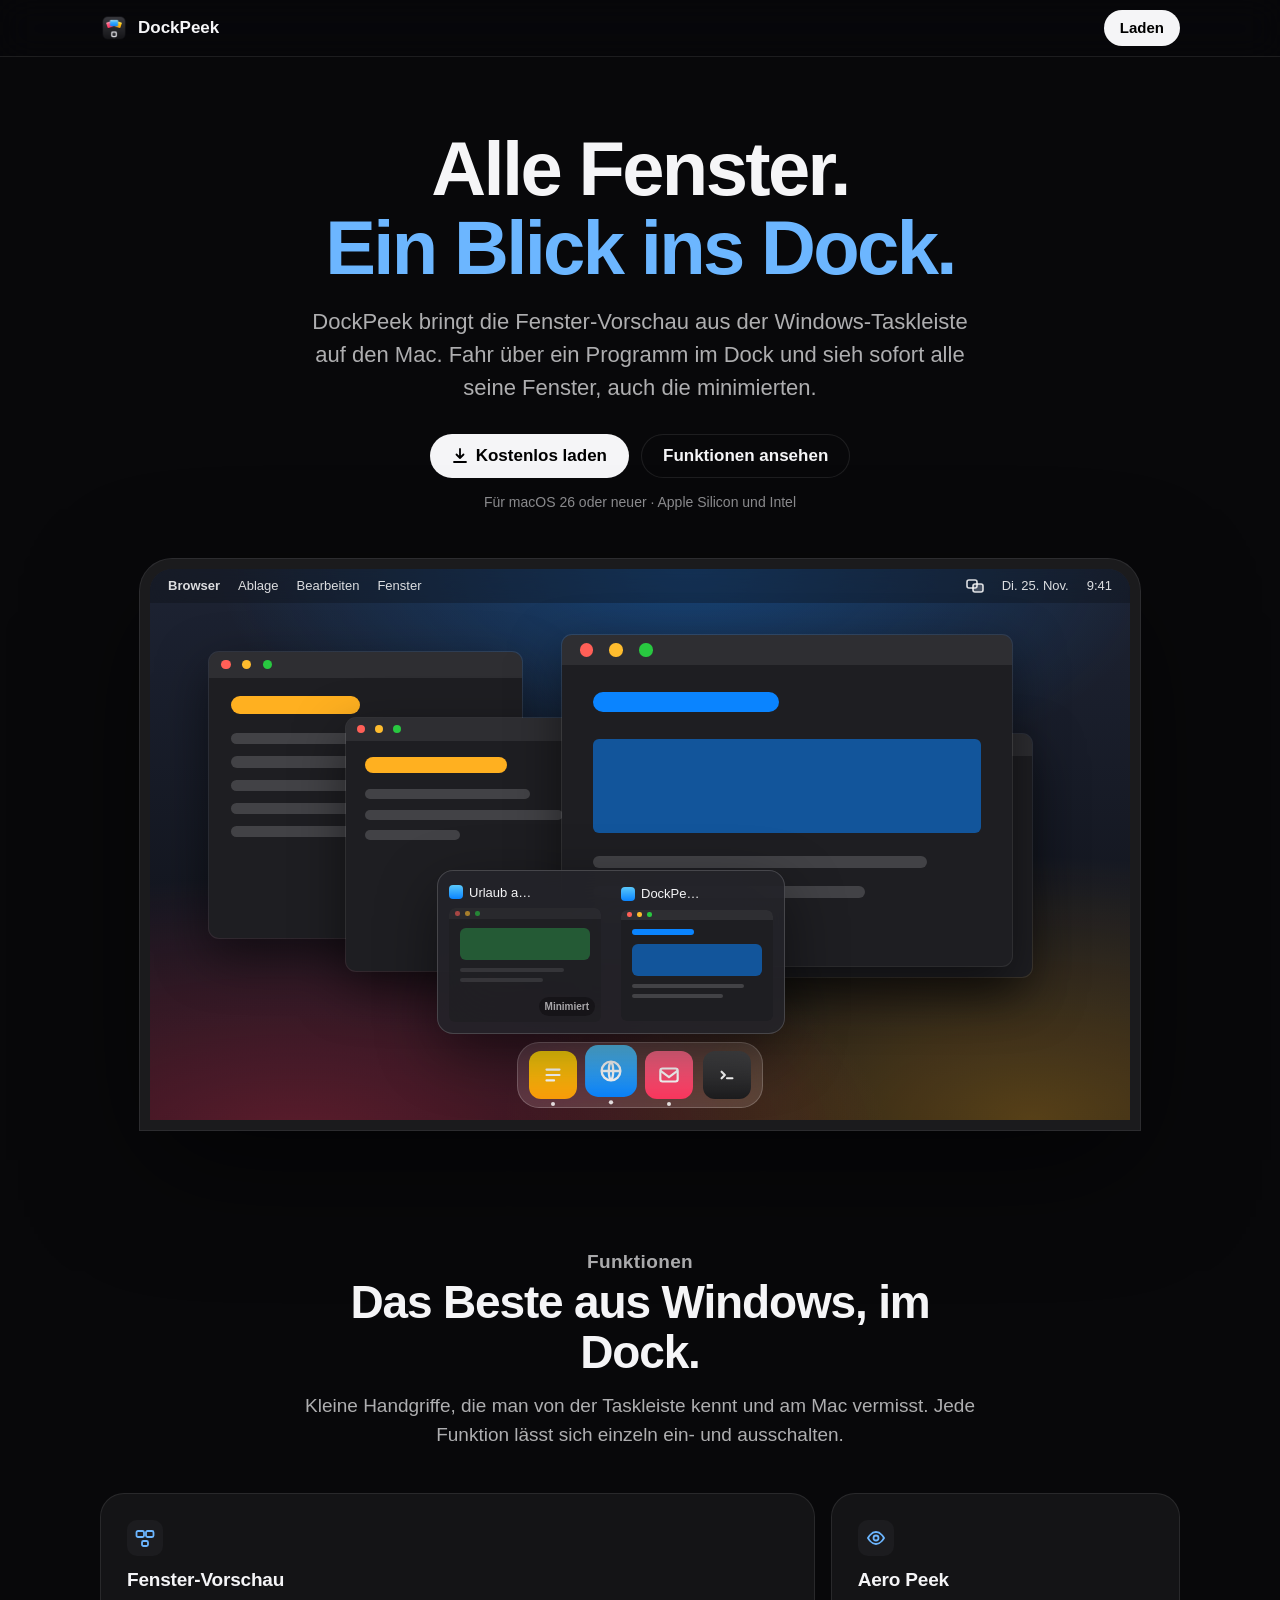
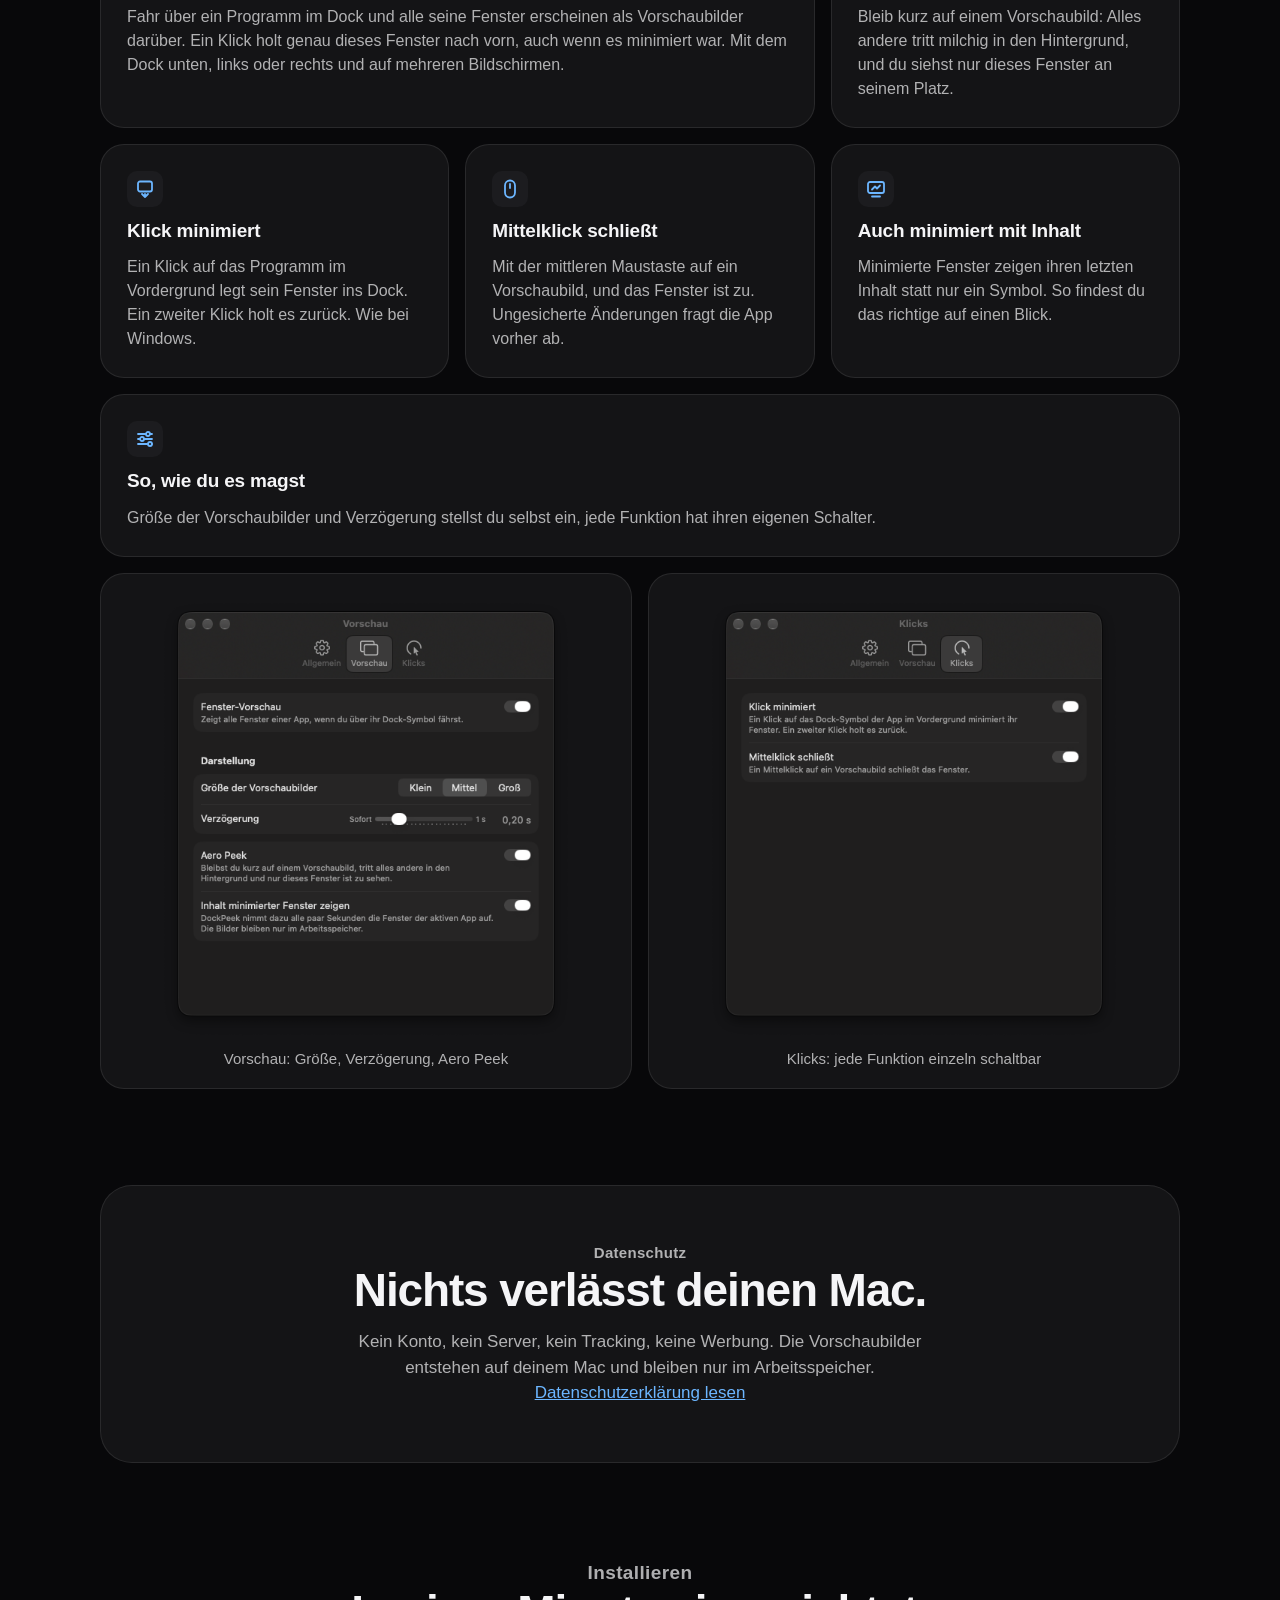
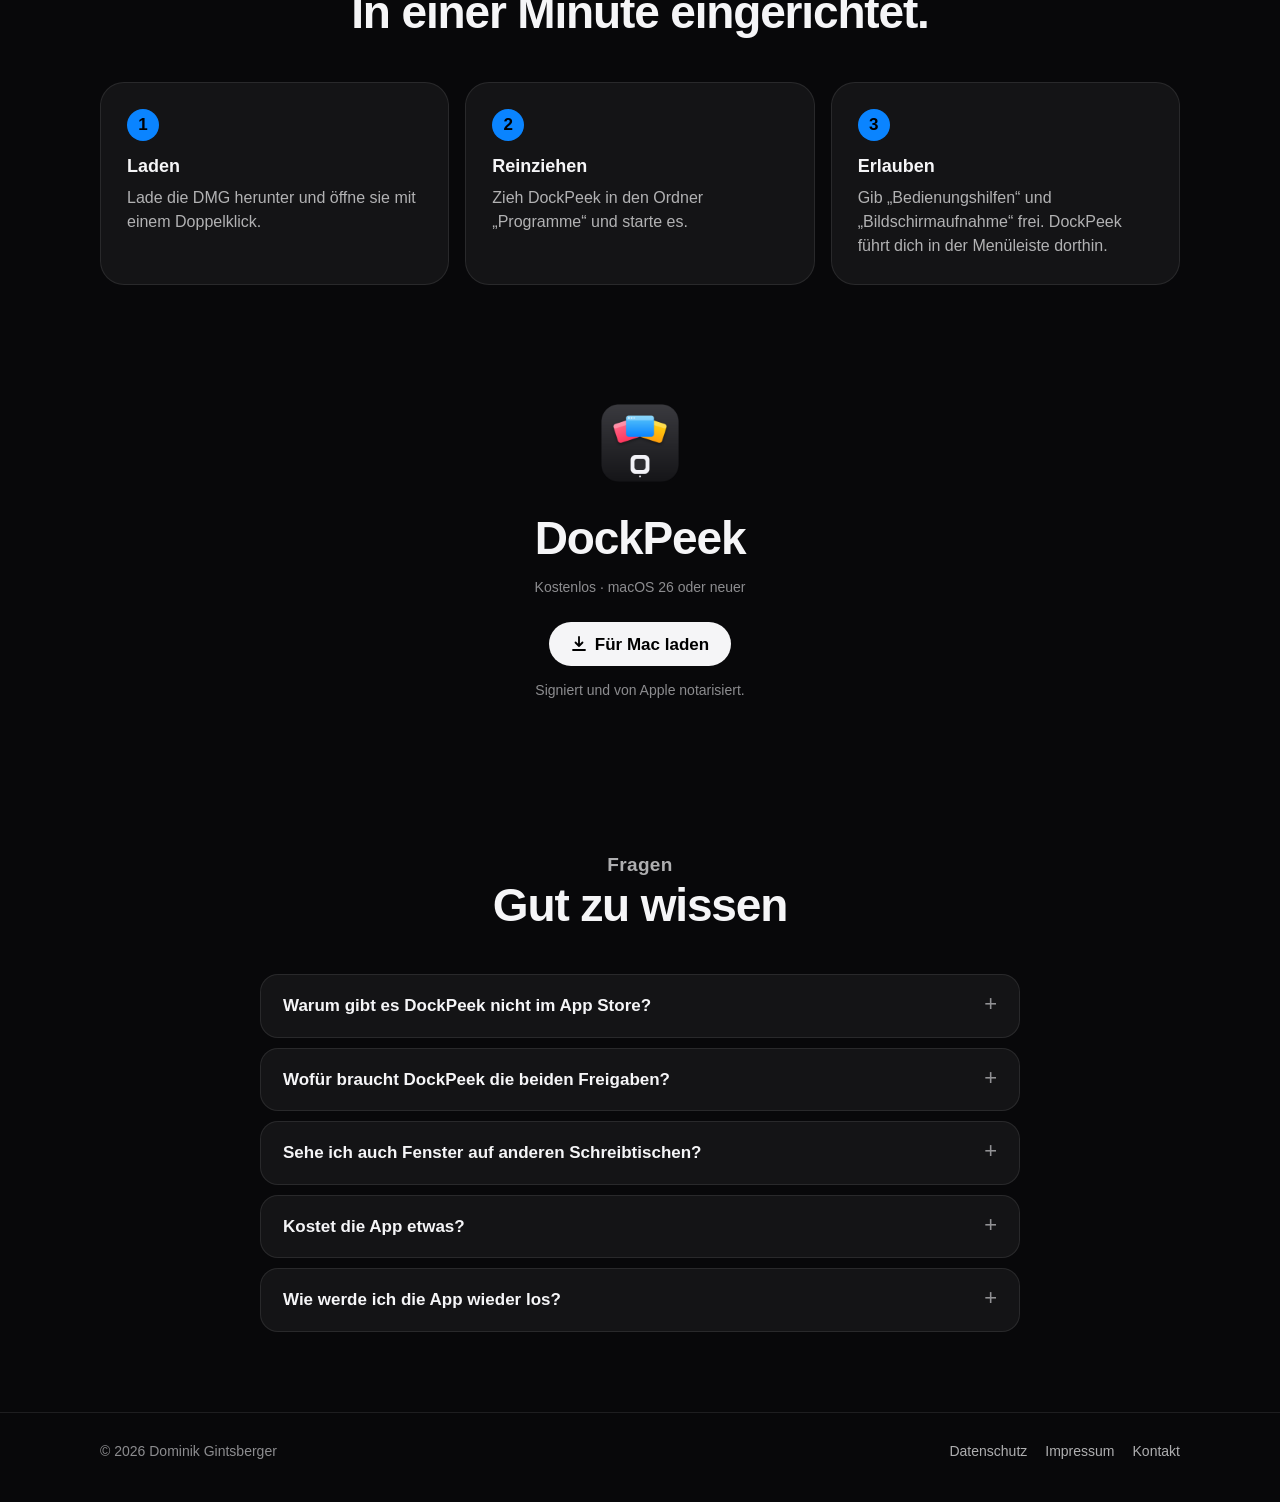
<file: index.html>
<!doctype html>
<html lang="de">
<head>
  <meta charset="utf-8">
  <meta name="viewport" content="width=device-width, initial-scale=1">
  <title>DockPeek</title>
  <meta name="description" content="DockPeek bringt die Fenster-Vorschau der Windows-Taskleiste ins Mac-Dock: Fahr über ein Programm und sieh alle seine Fenster. Mit Aero Peek und Klick zum Minimieren.">
  <meta property="og:title" content="DockPeek">
  <meta property="og:description" content="Alle Fenster. Ein Blick. Kostenlos für macOS.">
  <meta property="og:image" content="assets/icon-512.png">
  <meta name="theme-color" content="#08080a">
  <link rel="icon" href="assets/icon-64.png">
  <link rel="apple-touch-icon" href="assets/icon-180.png">
  <link rel="stylesheet" href="style.css">
</head>
<body>
  <nav class="nav" aria-label="Hauptnavigation">
    <div class="wrap">
      <a class="brand" href="#top"><img src="assets/icon-64.png" alt=""> DockPeek</a>
      <a class="button small" href="download.html">Laden</a>
    </div>
  </nav>

  <main id="top">
    <header class="hero">
      <div class="wrap">
        <h1>Alle Fenster.<br><span>Ein Blick ins Dock.</span></h1>
        <p class="lead">DockPeek bringt die Fenster-Vorschau aus der Windows-Taskleiste auf den Mac. Fahr über ein Programm im Dock und sieh sofort alle seine Fenster, auch die minimierten.</p>
        <div class="cta">
          <a class="button" href="download.html">
            <svg width="16" height="16" viewBox="0 0 16 16" aria-hidden="true"><path d="M8 1v9m0 0L4.5 6.5M8 10l3.5-3.5M2 14h12" stroke="currentColor" stroke-width="1.8" fill="none" stroke-linecap="round" stroke-linejoin="round"/></svg>
            Kostenlos laden
          </a>
          <a class="button secondary" href="#funktionen">Funktionen ansehen</a>
        </div>
        <p class="meta">Für macOS 26 oder neuer · Apple Silicon und Intel</p>

        <div class="screen" id="screen" aria-label="Ausprobieren: ein Schreibtisch mit Dock, auf dem DockPeek läuft">
          <div class="menubar" aria-hidden="true">
            <div class="left"><b id="menu-app">Browser</b><span class="hide-sm">Ablage</span><span class="hide-sm">Bearbeiten</span><span class="hide-sm">Fenster</span></div>
            <div class="right">
              <svg width="18" height="14" viewBox="0 0 18 14" fill="none" stroke="currentColor" stroke-width="1.6"><rect x="1" y="1" width="10" height="8" rx="2"/><rect x="7" y="5" width="10" height="8" rx="2" fill="currentColor" fill-opacity=".25"/></svg>
              <span class="hide-sm">Di. 25. Nov.</span><span>9:41</span>
            </div>
          </div>

          <p class="desk-hint" aria-hidden="true"><span class="mouse">Fahr über ein Programm im Dock.</span><span class="touch">Tipp auf ein Programm im Dock.</span></p>

          <!-- Windows: data-app links each to its Dock icon. -->
          <div class="win" id="w-notes-1" data-app="notes" data-title="Einkaufsliste" style="--x:6%;--y:15%;--w:32%;--h:52%;--c:var(--yellow);--ox:120%">
            <div class="bar"><i></i><i></i><i></i></div>
            <div class="page"><div class="line head"></div><div class="line" style="width:80%"></div><div class="line" style="width:62%"></div><div class="line" style="width:74%"></div><div class="line" style="width:50%"></div><div class="line" style="width:68%"></div></div>
          </div>
          <div class="win" id="w-notes-2" data-app="notes" data-title="Ideen für DockPeek" style="--x:20%;--y:27%;--w:28%;--h:46%;--c:var(--yellow);--ox:90%">
            <div class="bar"><i></i><i></i><i></i></div>
            <div class="page"><div class="line head" style="width:60%"></div><div class="line" style="width:70%"></div><div class="line" style="width:84%"></div><div class="line" style="width:40%"></div></div>
          </div>
          <div class="win" id="w-mail-1" data-app="mail" data-title="Posteingang" style="--x:56%;--y:30%;--w:34%;--h:44%;--c:var(--pink);--ox:-10%">
            <div class="bar"><i></i><i></i><i></i></div>
            <div class="page"><div class="line head" style="width:36%"></div><div class="line" style="width:90%"></div><div class="line" style="width:90%"></div><div class="line" style="width:90%"></div><div class="line" style="width:56%"></div></div>
          </div>
          <div class="win min" id="w-web-2" data-app="web" data-title="Urlaub am Gardasee" style="--x:30%;--y:18%;--w:42%;--h:56%;--c:#30d158;--ox:60%">
            <div class="bar"><i></i><i></i><i></i></div>
            <div class="page"><div class="block"></div><div class="line" style="width:80%"></div><div class="line" style="width:64%"></div></div>
          </div>
          <div class="win" id="w-web-1" data-app="web" data-title="DockPeek – Fenster-Vorschau" style="--x:42%;--y:12%;--w:46%;--h:60%;--c:var(--sand);--ox:20%">
            <div class="bar"><i></i><i></i><i></i></div>
            <div class="page"><div class="line head"></div><div class="block"></div><div class="line" style="width:86%"></div><div class="line" style="width:70%"></div></div>
          </div>

          <div class="frost" aria-hidden="true"></div>

          <div class="preview" id="preview" role="group" aria-label="Fenster-Vorschau"></div>

          <nav class="dock" aria-label="Dock">
            <button class="app" data-app="notes" data-name="Notizen" style="--c:linear-gradient(#ffd60a,#ff9f0a)" aria-label="Notizen">
              <svg viewBox="0 0 24 24" fill="none" stroke="#fff" stroke-width="2" stroke-linecap="round"><path d="M6 7h12M6 12h12M6 17h7"/></svg>
            </button>
            <button class="app" data-app="web" data-name="Browser" style="--c:linear-gradient(#5ac8fa,#0a84ff)" aria-label="Browser">
              <svg viewBox="0 0 24 24" fill="none" stroke="#fff" stroke-width="2"><circle cx="12" cy="12" r="8"/><path d="M4 12h16M12 4c2.5 2.6 2.5 13.4 0 16M12 4c-2.5 2.6-2.5 13.4 0 16"/></svg>
            </button>
            <button class="app" data-app="mail" data-name="Post" style="--c:linear-gradient(#ff6b8b,#ff375f)" aria-label="Post">
              <svg viewBox="0 0 24 24" fill="none" stroke="#fff" stroke-width="2" stroke-linejoin="round"><rect x="4" y="6" width="16" height="12" rx="2"/><path d="m4 8 8 6 8-6"/></svg>
            </button>
            <button class="app" data-app="term" data-name="Terminal" style="--c:linear-gradient(#48484a,#1c1c1e)" aria-label="Terminal, keine Fenster offen">
              <svg viewBox="0 0 24 24" fill="none" stroke="#fff" stroke-width="2" stroke-linecap="round" stroke-linejoin="round"><path d="m7 9 3 3-3 3M12 15h5"/></svg>
            </button>
          </nav>
        </div>
      </div>
    </header>

    <section id="funktionen">
      <div class="wrap">
        <div class="section-head">
          <p class="eyebrow">Funktionen</p>
          <h2>Das Beste aus Windows, im Dock.</h2>
          <p>Kleine Handgriffe, die man von der Taskleiste kennt und am Mac vermisst. Jede Funktion lässt sich einzeln ein- und ausschalten.</p>
        </div>

        <div class="grid">
          <article class="card wide">
            <div class="icon" aria-hidden="true"><svg width="20" height="20" viewBox="0 0 20 20" fill="none" stroke="currentColor" stroke-width="1.8"><rect x="1.5" y="3" width="7.5" height="6" rx="1.5"/><rect x="11" y="3" width="7.5" height="6" rx="1.5"/><rect x="7" y="13" width="6" height="5" rx="1.5"/></svg></div>
            <h3>Fenster-Vorschau</h3>
            <p>Fahr über ein Programm im Dock und alle seine Fenster erscheinen als Vorschaubilder darüber. Ein Klick holt genau dieses Fenster nach vorn, auch wenn es minimiert war. Mit dem Dock unten, links oder rechts und auf mehreren Bildschirmen.</p>
          </article>
          <article class="card">
            <div class="icon" aria-hidden="true"><svg width="20" height="20" viewBox="0 0 20 20" fill="none" stroke="currentColor" stroke-width="1.8" stroke-linecap="round"><path d="M2 10s3-6 8-6 8 6 8 6-3 6-8 6-8-6-8-6z"/><circle cx="10" cy="10" r="2.5"/></svg></div>
            <h3>Aero Peek</h3>
            <p>Bleib kurz auf einem Vorschaubild: Alles andere tritt milchig in den Hintergrund, und du siehst nur dieses Fenster an seinem Platz.</p>
          </article>
          <article class="card">
            <div class="icon" aria-hidden="true"><svg width="20" height="20" viewBox="0 0 20 20" fill="none" stroke="currentColor" stroke-width="1.8" stroke-linecap="round" stroke-linejoin="round"><rect x="3" y="2.5" width="14" height="10" rx="2"/><path d="M10 15v3m-3-3 3 3 3-3"/></svg></div>
            <h3>Klick minimiert</h3>
            <p>Ein Klick auf das Programm im Vordergrund legt sein Fenster ins Dock. Ein zweiter Klick holt es zurück. Wie bei Windows.</p>
          </article>
          <article class="card">
            <div class="icon" aria-hidden="true"><svg width="20" height="20" viewBox="0 0 20 20" fill="none" stroke="currentColor" stroke-width="1.8" stroke-linecap="round"><rect x="5" y="1.5" width="10" height="17" rx="5"/><path d="M10 5v4"/></svg></div>
            <h3>Mittelklick schließt</h3>
            <p>Mit der mittleren Maustaste auf ein Vorschaubild, und das Fenster ist zu. Ungesicherte Änderungen fragt die App vorher ab.</p>
          </article>
          <article class="card">
            <div class="icon" aria-hidden="true"><svg width="20" height="20" viewBox="0 0 20 20" fill="none" stroke="currentColor" stroke-width="1.8" stroke-linecap="round"><rect x="2" y="3" width="16" height="11" rx="2"/><path d="M6 17.5h8"/><path d="M6 10.5l3-3 2 2 3-3" stroke-linejoin="round"/></svg></div>
            <h3>Auch minimiert mit Inhalt</h3>
            <p>Minimierte Fenster zeigen ihren letzten Inhalt statt nur ein Symbol. So findest du das richtige auf einen Blick.</p>
          </article>
          <article class="card full">
            <div class="icon" aria-hidden="true"><svg width="20" height="20" viewBox="0 0 20 20" fill="none" stroke="currentColor" stroke-width="1.8" stroke-linecap="round"><path d="M3 5h8M15 5h2M3 10h2M9 10h8M3 15h10M17 15h0"/><circle cx="13" cy="5" r="2"/><circle cx="7" cy="10" r="2"/><circle cx="15" cy="15" r="2"/></svg></div>
            <h3>So, wie du es magst</h3>
            <p>Größe der Vorschaubilder und Verzögerung stellst du selbst ein, jede Funktion hat ihren eigenen Schalter.</p>
          </article>
        </div>

        <div class="showcase" style="margin-top:16px">
          <figure>
            <img src="assets/settings-preview.png" alt="Einstellungen, Tab Vorschau: Fenster-Vorschau, Größe der Vorschaubilder, Verzögerung, Aero Peek und Inhalt minimierter Fenster, jeweils mit Schalter" width="410" height="438" loading="lazy">
            <figcaption>Vorschau: Größe, Verzögerung, Aero Peek</figcaption>
          </figure>
          <figure>
            <img src="assets/settings-clicks.png" alt="Einstellungen, Tab Klicks: Klick minimiert und Mittelklick schließt, jeweils mit Schalter" width="410" height="438" loading="lazy">
            <figcaption>Klicks: jede Funktion einzeln schaltbar</figcaption>
          </figure>
        </div>
      </div>
    </section>

    <section>
      <div class="wrap">
        <div class="privacy">
          <p class="eyebrow">Datenschutz</p>
          <h2>Nichts verlässt deinen Mac.</h2>
          <p>Kein Konto, kein Server, kein Tracking, keine Werbung. Die Vorschaubilder entstehen auf deinem Mac und bleiben nur im Arbeitsspeicher. <a href="datenschutz.html">Datenschutzerklärung lesen</a></p>
        </div>
      </div>
    </section>

    <section id="download">
      <div class="wrap">
        <div class="section-head">
          <p class="eyebrow">Installieren</p>
          <h2>In einer Minute eingerichtet.</h2>
        </div>
        <ol class="steps">
          <li><h3>Laden</h3><p>Lade die DMG herunter und öffne sie mit einem Doppelklick.</p></li>
          <li><h3>Reinziehen</h3><p>Zieh DockPeek in den Ordner „Programme“ und starte es.</p></li>
          <li><h3>Erlauben</h3><p>Gib „Bedienungshilfen“ und „Bildschirmaufnahme“ frei. DockPeek führt dich in der Menüleiste dorthin.</p></li>
        </ol>
        <div class="final">
          <img src="assets/icon-512.png" alt="DockPeek App-Symbol" width="96" height="96">
          <h2>DockPeek</h2>
          <p class="meta" style="margin:0 0 24px">Kostenlos · macOS 26 oder neuer</p>
          <a class="button" href="download.html">
            <svg width="16" height="16" viewBox="0 0 16 16" aria-hidden="true"><path d="M8 1v9m0 0L4.5 6.5M8 10l3.5-3.5M2 14h12" stroke="currentColor" stroke-width="1.8" fill="none" stroke-linecap="round" stroke-linejoin="round"/></svg>
            Für Mac laden
          </a>
          <p class="meta">Signiert und von Apple notarisiert.</p>
        </div>
      </div>
    </section>

    <section>
      <div class="wrap faq">
        <div class="section-head"><p class="eyebrow">Fragen</p><h2>Gut zu wissen</h2></div>
        <details>
          <summary>Warum gibt es DockPeek nicht im App Store?</summary>
          <p>Um das Dock zu beobachten und Fenster anderer Apps nach vorn zu holen, braucht DockPeek die „Bedienungshilfen“. Apps im Mac App Store dürfen das nicht. Deshalb gibt es DockPeek direkt hier, mit einer Developer ID signiert und von Apple auf Schadsoftware geprüft (notarisiert). Es öffnet sich ohne Warnung.</p>
        </details>
        <details>
          <summary>Wofür braucht DockPeek die beiden Freigaben?</summary>
          <p><b>Bedienungshilfen:</b> um zu erkennen, über welchem Programm im Dock die Maus ist, und um Fenster nach vorn zu holen, zu minimieren oder zu schließen. <b>Bildschirmaufnahme:</b> für die Vorschaubilder und Aero Peek. Ohne sie zeigt DockPeek Fenstertitel mit App-Symbol. Die Bilder bleiben im Arbeitsspeicher und werden nie gespeichert oder gesendet.</p>
        </details>
        <details>
          <summary>Sehe ich auch Fenster auf anderen Schreibtischen?</summary>
          <p>Noch nicht. DockPeek zeigt die Fenster des aktuellen Schreibtischs und alle minimierten Fenster. Fenster auf anderen Schreibtischen und im Vollbild kommen in einer späteren Version.</p>
        </details>
        <details>
          <summary>Kostet die App etwas?</summary>
          <p>Nein. DockPeek ist kostenlos und ohne Werbung.</p>
        </details>
        <details>
          <summary>Wie werde ich die App wieder los?</summary>
          <p>Beende sie über das Symbol in der Menüleiste und zieh sie aus „Programme“ in den Papierkorb. Wenn du „Beim Anmelden starten“ eingeschaltet hattest, entfernt macOS den Eintrag automatisch.</p>
        </details>
      </div>
    </section>
  </main>

  <footer>
    <div class="wrap">
      <span>© 2026 Dominik Gintsberger</span>
      <span><a href="datenschutz.html">Datenschutz</a><a href="impressum.html">Impressum</a><a href="mailto:dominik.gintsberger@outlook.de">Kontakt</a></span>
    </div>
  </footer>

  <script src="demo.js"></script>
</body>
</html>
</file>
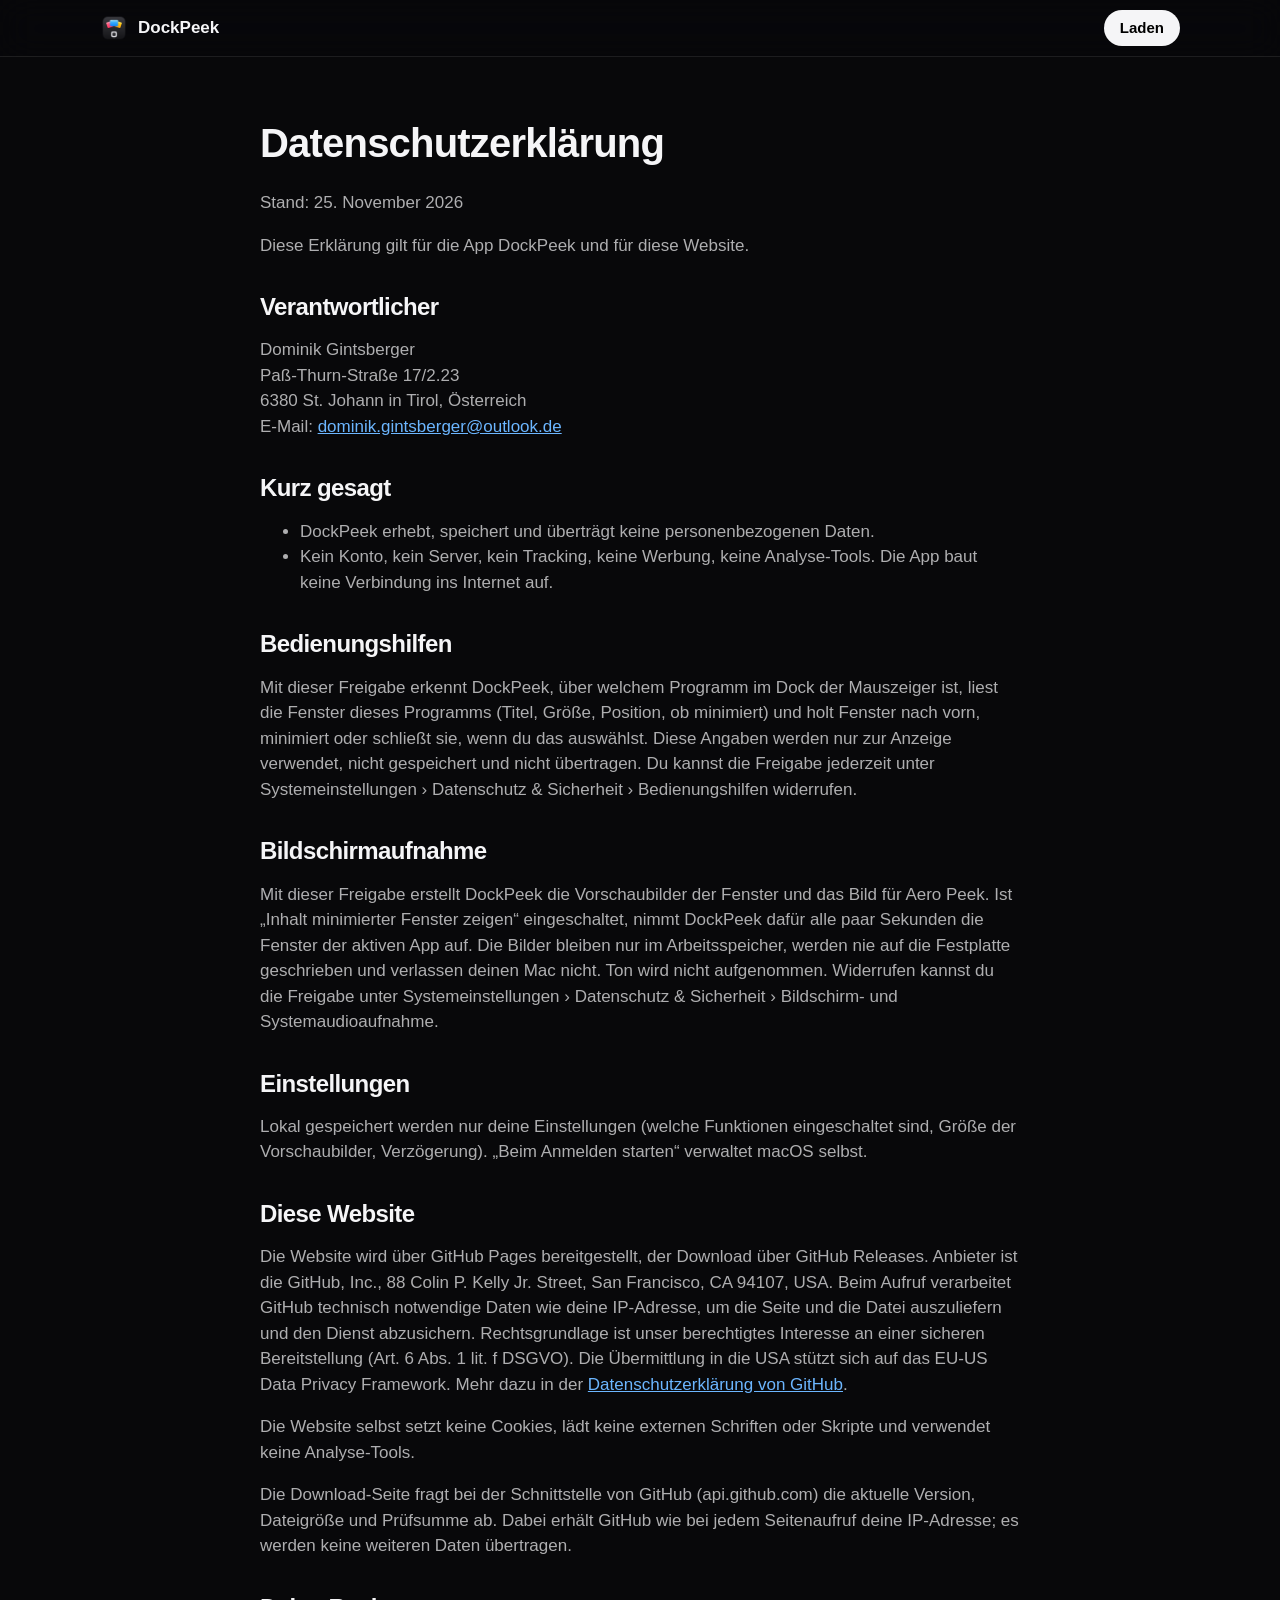
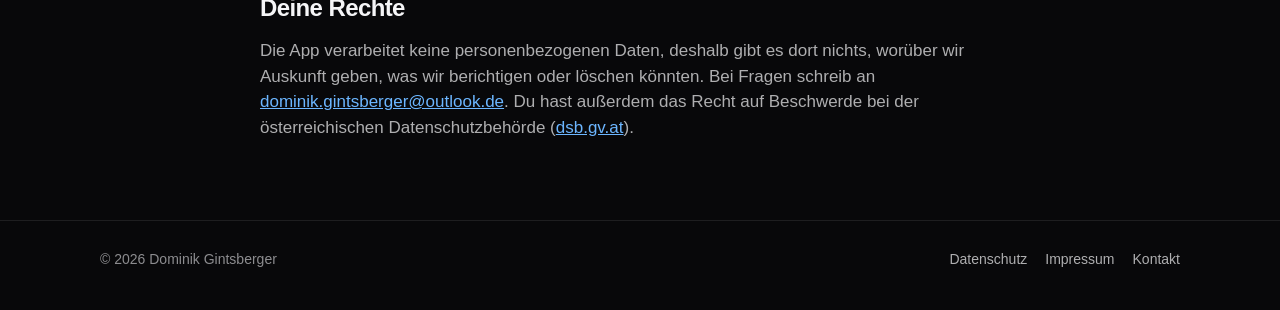
<file: datenschutz.html>
<!doctype html>
<html lang="de">
<head>
  <meta charset="utf-8">
  <meta name="viewport" content="width=device-width, initial-scale=1">
  <title>Datenschutz · DockPeek</title>
  <meta name="theme-color" content="#08080a">
  <link rel="icon" href="assets/icon-64.png">
  <link rel="stylesheet" href="style.css">
</head>
<body>
  <nav class="nav" aria-label="Hauptnavigation">
    <div class="wrap">
      <a class="brand" href="index.html"><img src="assets/icon-64.png" alt=""> DockPeek</a>
      <a class="button small" href="download.html">Laden</a>
    </div>
  </nav>
  <main class="wrap legal">
    <h1>Datenschutzerklärung</h1>
    <p>Stand: 25. November 2026</p>
    <p>Diese Erklärung gilt für die App DockPeek und für diese Website.</p>

    <h2>Verantwortlicher</h2>
    <p>Dominik Gintsberger<br>Paß-Thurn-Straße 17/2.23<br>6380 St. Johann in Tirol, Österreich<br>
    E-Mail: <a href="mailto:dominik.gintsberger@outlook.de">dominik.gintsberger@outlook.de</a></p>

    <h2>Kurz gesagt</h2>
    <ul>
      <li>DockPeek erhebt, speichert und überträgt keine personenbezogenen Daten.</li>
      <li>Kein Konto, kein Server, kein Tracking, keine Werbung, keine Analyse-Tools. Die App baut keine Verbindung ins Internet auf.</li>
    </ul>

    <h2>Bedienungshilfen</h2>
    <p>Mit dieser Freigabe erkennt DockPeek, über welchem Programm im Dock der Mauszeiger ist, liest die Fenster dieses Programms (Titel, Größe, Position, ob minimiert) und holt Fenster nach vorn, minimiert oder schließt sie, wenn du das auswählst. Diese Angaben werden nur zur Anzeige verwendet, nicht gespeichert und nicht übertragen. Du kannst die Freigabe jederzeit unter Systemeinstellungen › Datenschutz &amp; Sicherheit › Bedienungshilfen widerrufen.</p>

    <h2>Bildschirmaufnahme</h2>
    <p>Mit dieser Freigabe erstellt DockPeek die Vorschaubilder der Fenster und das Bild für Aero Peek. Ist „Inhalt minimierter Fenster zeigen“ eingeschaltet, nimmt DockPeek dafür alle paar Sekunden die Fenster der aktiven App auf. Die Bilder bleiben nur im Arbeitsspeicher, werden nie auf die Festplatte geschrieben und verlassen deinen Mac nicht. Ton wird nicht aufgenommen. Widerrufen kannst du die Freigabe unter Systemeinstellungen › Datenschutz &amp; Sicherheit › Bildschirm- und Systemaudioaufnahme.</p>

    <h2>Einstellungen</h2>
    <p>Lokal gespeichert werden nur deine Einstellungen (welche Funktionen eingeschaltet sind, Größe der Vorschaubilder, Verzögerung). „Beim Anmelden starten“ verwaltet macOS selbst.</p>

    <h2>Diese Website</h2>
    <p>Die Website wird über GitHub Pages bereitgestellt, der Download über GitHub Releases. Anbieter ist die GitHub, Inc., 88 Colin P. Kelly Jr. Street, San Francisco, CA 94107, USA. Beim Aufruf verarbeitet GitHub technisch notwendige Daten wie deine IP-Adresse, um die Seite und die Datei auszuliefern und den Dienst abzusichern. Rechtsgrundlage ist unser berechtigtes Interesse an einer sicheren Bereitstellung (Art. 6 Abs. 1 lit. f DSGVO). Die Übermittlung in die USA stützt sich auf das EU-US Data Privacy Framework. Mehr dazu in der <a href="https://docs.github.com/de/site-policy/privacy-policies/github-general-privacy-statement">Datenschutzerklärung von GitHub</a>.</p>
    <p>Die Website selbst setzt keine Cookies, lädt keine externen Schriften oder Skripte und verwendet keine Analyse-Tools.</p>
    <p>Die Download-Seite fragt bei der Schnittstelle von GitHub (api.github.com) die aktuelle Version, Dateigröße und Prüfsumme ab. Dabei erhält GitHub wie bei jedem Seitenaufruf deine IP-Adresse; es werden keine weiteren Daten übertragen.</p>

    <h2>Deine Rechte</h2>
    <p>Die App verarbeitet keine personenbezogenen Daten, deshalb gibt es dort nichts, worüber wir Auskunft geben, was wir berichtigen oder löschen könnten. Bei Fragen schreib an <a href="mailto:dominik.gintsberger@outlook.de">dominik.gintsberger@outlook.de</a>. Du hast außerdem das Recht auf Beschwerde bei der österreichischen Datenschutzbehörde (<a href="https://www.dsb.gv.at">dsb.gv.at</a>).</p>
  </main>
  <footer>
    <div class="wrap">
      <span>© 2026 Dominik Gintsberger</span>
      <span><a href="datenschutz.html">Datenschutz</a><a href="impressum.html">Impressum</a><a href="mailto:dominik.gintsberger@outlook.de">Kontakt</a></span>
    </div>
  </footer>
</body>
</html>
</file>
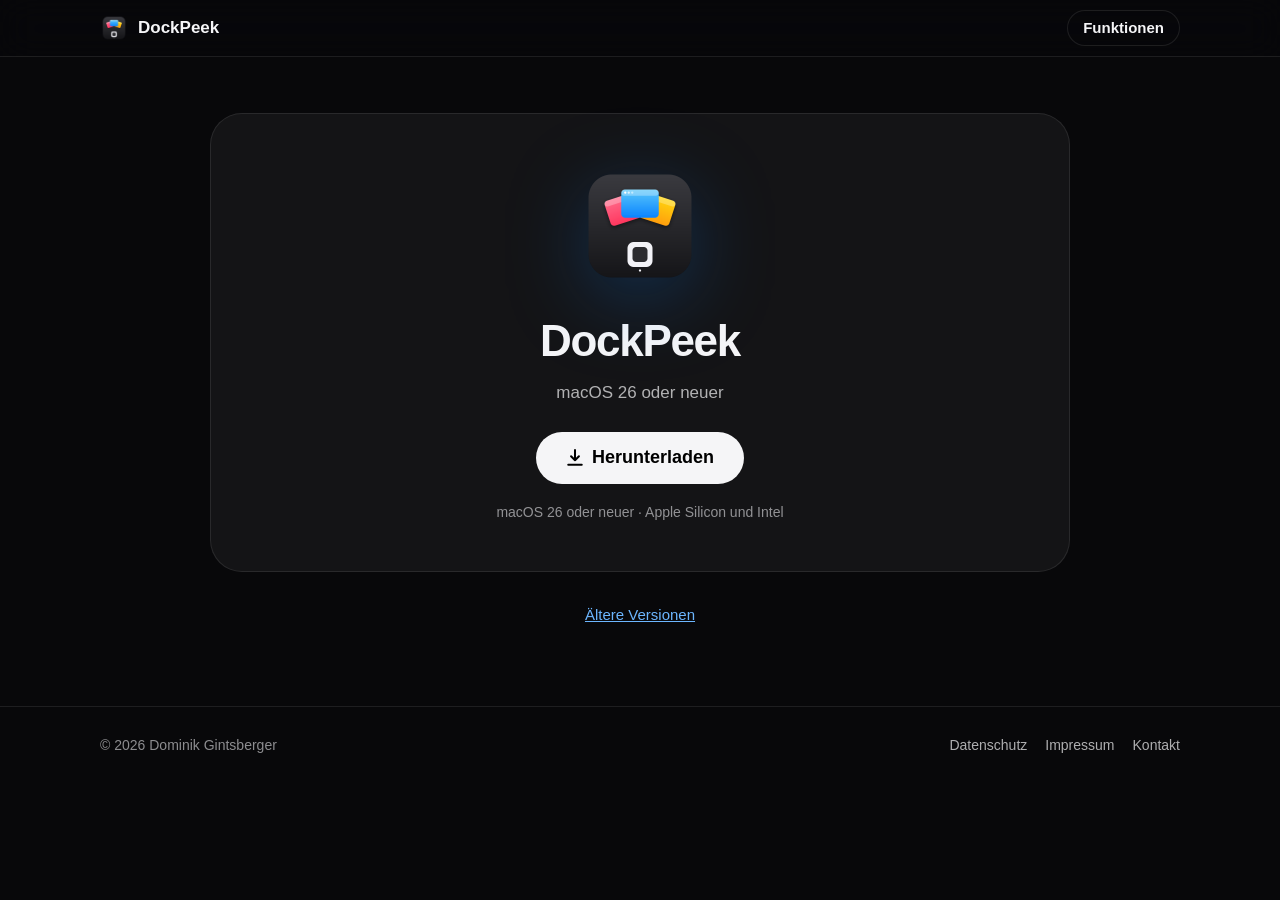
<file: download.html>
<!doctype html>
<html lang="de">
<head>
  <meta charset="utf-8">
  <meta name="viewport" content="width=device-width, initial-scale=1">
  <title>Laden · DockPeek</title>
  <meta name="description" content="DockPeek für Mac laden.">
  <meta name="theme-color" content="#08080a">
  <link rel="icon" href="assets/icon-64.png">
  <link rel="apple-touch-icon" href="assets/icon-180.png">
  <link rel="stylesheet" href="style.css">
</head>
<body>
  <nav class="nav" aria-label="Hauptnavigation">
    <div class="wrap">
      <a class="brand" href="index.html"><img src="assets/icon-64.png" alt=""> DockPeek</a>
      <a class="button small secondary" href="index.html#funktionen">Funktionen</a>
    </div>
  </nav>

  <main class="wrap download">
    <section class="dl-card" id="offer" aria-labelledby="dl-title">
      <img class="dl-icon" src="assets/icon-512.png" alt="" width="128" height="128">
      <h1 id="dl-title">DockPeek</h1>
      <p class="dl-meta" id="release-meta">macOS 26 oder neuer</p>
      <a class="button large" id="download-button" href="https://github.com/iamginsley/DockPeek/releases/latest/download/DockPeek.dmg">
        <svg width="18" height="18" viewBox="0 0 16 16" aria-hidden="true"><path d="M8 1v9m0 0L4.5 6.5M8 10l3.5-3.5M2 14h12" stroke="currentColor" stroke-width="1.8" fill="none" stroke-linecap="round" stroke-linejoin="round"/></svg>
        <span id="download-label">Herunterladen</span>
      </a>
      <p class="dl-status" id="release-status" role="status"></p>
      <p class="dl-req">macOS 26 oder neuer · Apple Silicon und Intel</p>
    </section>

    <section class="dl-card" id="thanks" hidden aria-labelledby="thanks-title" tabindex="-1">
      <h1 id="thanks-title">Download läuft</h1>
      <p class="dl-meta">Falls nicht, <a id="retry" href="#">erneut laden</a>.</p>
      <ol class="install-list">
        <li><b>DockPeek.dmg</b> öffnen.</li>
        <li>DockPeek in „Programme“ ziehen.</li>
        <li>App starten und „Bedienungshilfen“ sowie „Bildschirmaufnahme“ erlauben.</li>
      </ol>
    </section>

    <section class="dl-notes" id="notes" hidden aria-labelledby="notes-title">
      <h2 id="notes-title">Neu in Version <span id="notes-version"></span></h2>
      <div id="notes-body"></div>
    </section>

    <section class="dl-more">
      <p><a href="https://github.com/iamginsley/DockPeek/releases">Ältere Versionen</a></p>
    </section>
  </main>

  <footer>
    <div class="wrap">
      <span>© 2026 Dominik Gintsberger</span>
      <span><a href="datenschutz.html">Datenschutz</a><a href="impressum.html">Impressum</a><a href="mailto:dominik.gintsberger@outlook.de">Kontakt</a></span>
    </div>
  </footer>

  <script>
    // The newest release on GitHub. The release script uploads the DMG under this stable name.
    const REPO = "iamginsley/DockPeek";
    const ASSET = "DockPeek.dmg";
    const DOWNLOAD_URL = `https://github.com/${REPO}/releases/latest/download/${ASSET}`;

    const $ = (id) => document.getElementById(id);
    const button = $("download-button");
    button.href = DOWNLOAD_URL;

    const formatSize = (bytes) => `${(bytes / 1_000_000).toLocaleString("de-AT", { maximumFractionDigits: 1 })} MB`;
    const formatDate = (iso) => new Date(iso).toLocaleDateString("de-AT", { day: "numeric", month: "long", year: "numeric" });

    // Release notes are Markdown; show them as plain paragraphs and bullet lists, never as HTML.
    function renderNotes(markdown) {
      const body = $("notes-body");
      let list = null;
      for (const raw of markdown.split(/\r?\n/)) {
        const line = raw.trim();
        if (!line || line.startsWith("#")) { list = null; continue; }
        const bullet = line.match(/^[-*]\s+(.*)$/);
        if (bullet) {
          if (!list) { list = document.createElement("ul"); body.append(list); }
          const item = document.createElement("li");
          item.textContent = bullet[1].replace(/\*\*/g, "");
          list.append(item);
        } else {
          list = null;
          const paragraph = document.createElement("p");
          paragraph.textContent = line.replace(/\*\*/g, "");
          body.append(paragraph);
        }
      }
    }

    // Version, date and size come from GitHub. If that fails, the static link still works.
    fetch(`https://api.github.com/repos/${REPO}/releases/latest`, { headers: { Accept: "application/vnd.github+json" } })
      .then((response) => {
        if (response.status === 404) throw new Error("no-release");
        if (!response.ok) throw new Error("unavailable");
        return response.json();
      })
      .then((release) => {
        const version = release.tag_name.replace(/^v/, "");
        const asset = (release.assets || []).find((a) => a.name === ASSET);
        if (!asset) throw new Error("no-release");
        $("release-meta").textContent =
          `Version ${version} · ${formatDate(release.published_at)} · ${formatSize(asset.size)}`;
        if (release.body && release.body.trim()) {
          $("notes-version").textContent = version;
          renderNotes(release.body);
          $("notes").hidden = false;
        }
      })
      .catch((error) => {
        if (error.message !== "no-release") return;
        button.removeAttribute("href");
        button.setAttribute("aria-disabled", "true");
        button.classList.add("disabled");
        $("download-label").textContent = "Bald verfügbar";
        $("release-status").textContent = "Die erste Version erscheint in Kürze.";
      });

    // After the click the browser downloads the file and this page switches to the install steps.
    const showThanks = () => {
      $("offer").hidden = true;
      $("thanks").hidden = false;
      $("thanks").focus();
      window.scrollTo(0, 0);
    };
    button.addEventListener("click", (event) => {
      if (!button.hasAttribute("href")) { event.preventDefault(); return; }
      setTimeout(showThanks, 150);
    });
    $("retry").addEventListener("click", (event) => {
      event.preventDefault();
      window.location.href = DOWNLOAD_URL;
    });
  </script>
</body>
</html>
</file>
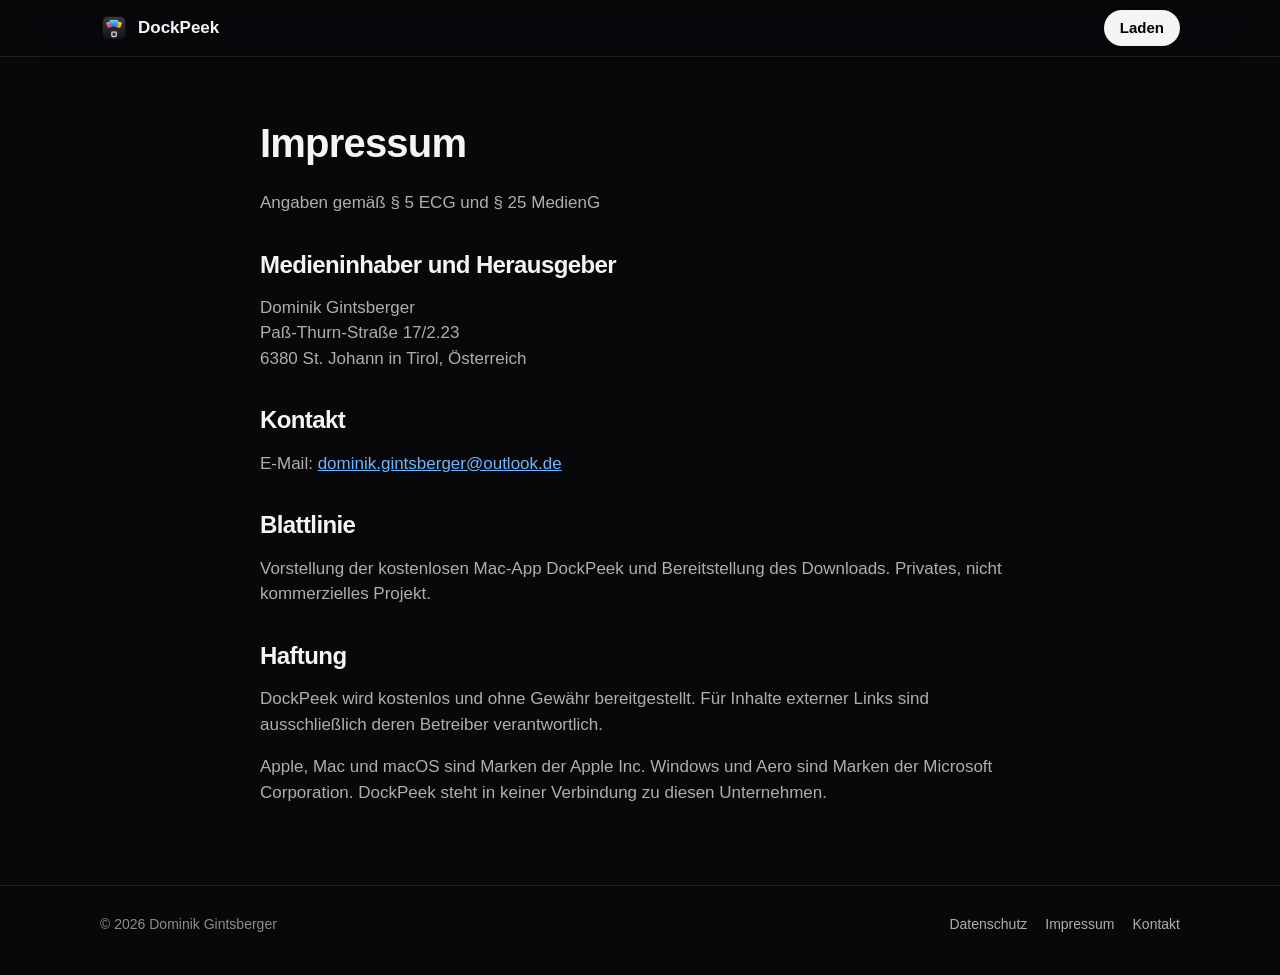
<file: impressum.html>
<!doctype html>
<html lang="de">
<head>
  <meta charset="utf-8">
  <meta name="viewport" content="width=device-width, initial-scale=1">
  <title>Impressum · DockPeek</title>
  <meta name="theme-color" content="#08080a">
  <link rel="icon" href="assets/icon-64.png">
  <link rel="stylesheet" href="style.css">
</head>
<body>
  <nav class="nav" aria-label="Hauptnavigation">
    <div class="wrap">
      <a class="brand" href="index.html"><img src="assets/icon-64.png" alt=""> DockPeek</a>
      <a class="button small" href="download.html">Laden</a>
    </div>
  </nav>
  <main class="wrap legal">
    <h1>Impressum</h1>
    <p>Angaben gemäß § 5 ECG und § 25 MedienG</p>

    <h2>Medieninhaber und Herausgeber</h2>
    <p>Dominik Gintsberger<br>Paß-Thurn-Straße 17/2.23<br>6380 St. Johann in Tirol, Österreich</p>

    <h2>Kontakt</h2>
    <p>E-Mail: <a href="mailto:dominik.gintsberger@outlook.de">dominik.gintsberger@outlook.de</a></p>

    <h2>Blattlinie</h2>
    <p>Vorstellung der kostenlosen Mac-App DockPeek und Bereitstellung des Downloads. Privates, nicht kommerzielles Projekt.</p>

    <h2>Haftung</h2>
    <p>DockPeek wird kostenlos und ohne Gewähr bereitgestellt. Für Inhalte externer Links sind ausschließlich deren Betreiber verantwortlich.</p>
    <p>Apple, Mac und macOS sind Marken der Apple Inc. Windows und Aero sind Marken der Microsoft Corporation. DockPeek steht in keiner Verbindung zu diesen Unternehmen.</p>
  </main>
  <footer>
    <div class="wrap">
      <span>© 2026 Dominik Gintsberger</span>
      <span><a href="datenschutz.html">Datenschutz</a><a href="impressum.html">Impressum</a><a href="mailto:dominik.gintsberger@outlook.de">Kontakt</a></span>
    </div>
  </footer>
</body>
</html>
</file>
<file: style.css>
/* DockPeek website. Dark like the app icon; the fan colors are the accents. */

:root {
  color-scheme: dark;
  --bg: #08080a;
  --surface: #141416;
  --surface-2: #1c1c1f;
  --line: rgba(255, 255, 255, 0.09);
  --text: #f5f5f7;
  --text-2: rgba(245, 245, 247, 0.7);   /* 11.9:1 on --bg */
  --text-3: rgba(245, 245, 247, 0.56);  /* 7.6:1 on --bg */
  --sand: #0a84ff;                      /* system blue, the front window in the app icon */
  --sand-light: #6cb6ff;                /* 8.9:1 on --bg, for text */
  --pink: #ff375f;
  --yellow: #ffb020;
  --radius: 24px;
  --max: 1080px;
  font-family: -apple-system, BlinkMacSystemFont, "SF Pro Text", "Helvetica Neue", Helvetica, Arial, sans-serif;
  -webkit-font-smoothing: antialiased;
}

* { box-sizing: border-box; }
html { scroll-behavior: smooth; }
@media (prefers-reduced-motion: reduce) { html { scroll-behavior: auto; } }

body {
  margin: 0;
  background: var(--bg);
  color: var(--text);
  font-size: 17px;
  line-height: 1.5;
}

a { color: var(--sand-light); }
img { max-width: 100%; display: block; }

.wrap { width: min(var(--max), 100% - 32px); margin-inline: auto; }

/* Navigation */
.nav {
  position: sticky; top: 0; z-index: 10;
  backdrop-filter: saturate(160%) blur(18px);
  -webkit-backdrop-filter: saturate(160%) blur(18px);
  background: rgba(8, 8, 10, 0.72);
  border-bottom: 1px solid var(--line);
}
.nav .wrap { display: flex; align-items: center; justify-content: space-between; height: 56px; }
.brand { display: flex; align-items: center; gap: 10px; color: var(--text); text-decoration: none; font-weight: 600; }
.brand img { width: 28px; height: 28px; }

.button {
  display: inline-flex; align-items: center; justify-content: center; gap: 8px;
  min-height: 44px; padding: 0 22px; border-radius: 999px;
  background: var(--text); color: #000; font-weight: 600; text-decoration: none;
  transition: transform 0.15s ease, background 0.15s ease;
}
.button:hover { background: #fff; transform: scale(1.03); }
.button:active { transform: scale(0.97); }
.button:focus-visible { outline: 3px solid var(--sand-light); outline-offset: 3px; }
.button.small { min-height: 36px; padding: 0 16px; font-size: 15px; }
.button.secondary { background: transparent; color: var(--text); box-shadow: inset 0 0 0 1px var(--line); }
.button.secondary:hover { background: var(--surface-2); }

/* Hero */
.hero { padding: 72px 0 32px; text-align: center; }
.hero h1 {
  font-size: clamp(40px, 7vw, 76px); line-height: 1.04; letter-spacing: -0.035em;
  margin: 0 0 18px; font-weight: 700;
}
.hero h1 span { color: var(--sand-light); }
.hero p.lead { font-size: clamp(18px, 2.2vw, 22px); color: var(--text-2); max-width: 680px; margin: 0 auto 30px; }
.cta { display: flex; gap: 12px; justify-content: center; flex-wrap: wrap; }
.meta { color: var(--text-3); font-size: 14px; margin-top: 14px; }

/* The demo screen with the interactive Dock */
.screen {
  position: relative; margin: 56px auto 0; max-width: 980px; aspect-ratio: 16 / 9;
  border-radius: 22px 22px 0 0; overflow: hidden;
  background:
    radial-gradient(110% 90% at 15% 105%, #ff375f55 0%, transparent 55%),
    radial-gradient(90% 80% at 90% 100%, #ffb0204d 0%, transparent 60%),
    radial-gradient(80% 70% at 55% 0%, #0a84ff55 0%, transparent 60%),
    linear-gradient(180deg, #1d2333 0%, #0e0f14 100%);
  box-shadow: 0 0 0 10px #1b1b1d, 0 0 0 11px #2c2c2f, 0 40px 120px rgba(0, 0, 0, 0.6);
}
.menubar {
  position: absolute; inset: 0 0 auto 0; height: 34px; display: flex; justify-content: space-between;
  align-items: center; padding: 0 18px; font-size: 13px; color: rgba(255, 255, 255, 0.85);
  background: rgba(14, 16, 22, 0.35); backdrop-filter: blur(20px); -webkit-backdrop-filter: blur(20px);
}
.menubar .left, .menubar .right { display: flex; gap: 18px; align-items: center; }
.menubar .left b { font-weight: 700; }
.menubar svg { display: block; }
.desk-hint {
  position: absolute; bottom: 84px; left: 0; right: 0; text-align: center; z-index: 5;
  text-shadow: 0 1px 8px rgba(0, 0, 0, 0.8);
  color: rgba(255, 255, 255, 0.6); font-size: 14px; pointer-events: none; transition: opacity 0.3s ease;
}
.desk-hint .touch { display: none; }
@media (hover: none) { .desk-hint .mouse { display: none; } .desk-hint .touch { display: inline; } }
.screen.used .desk-hint, .screen:has(.preview.open) .desk-hint { opacity: 0; }

/* Demo windows. Everything inside uses percentages, so a clone scales down into a thumbnail. */
.win {
  position: absolute; left: var(--x); top: var(--y); width: var(--w); height: var(--h);
  border-radius: 10px; overflow: hidden; background: #1e1e22;
  box-shadow: 0 0 0 1px rgba(255, 255, 255, 0.1), 0 18px 50px rgba(0, 0, 0, 0.5);
  transition: transform 0.45s cubic-bezier(.3, .9, .3, 1), opacity 0.35s ease;
  transform-origin: var(--ox, 50%) 130%;
}
.win.min { transform: scale(0.06); opacity: 0; pointer-events: none; }
.win.front { z-index: 2; }
.win .bar { height: 9%; min-height: 8px; background: rgba(255, 255, 255, 0.07); display: flex; align-items: center; gap: 4%; padding: 0 4%; }
.win .bar i { width: 3.2%; aspect-ratio: 1; border-radius: 50%; background: #ff5f57; }
.win .bar i:nth-child(2) { background: #febc2e; }
.win .bar i:nth-child(3) { background: #28c840; }
.win .page { position: absolute; inset: 9% 0 0; padding: 6% 7%; }
.win .line { height: 5%; border-radius: 99px; background: rgba(255, 255, 255, 0.16); margin-bottom: 4.5%; }
.win .line.head { height: 8%; width: 48%; background: var(--c, var(--sand)); margin-bottom: 7%; }
.win .block { height: 38%; border-radius: 6px; background: var(--c, var(--sand)); opacity: 0.55; margin-bottom: 6%; }

/* Peek: frosts everything but the hovered window */
.frost {
  position: absolute; inset: 0; z-index: 3; pointer-events: none; opacity: 0;
  background: rgba(10, 10, 14, 0.35); backdrop-filter: blur(14px); -webkit-backdrop-filter: blur(14px);
  transition: opacity 0.2s ease;
}
.screen.peeking .frost { opacity: 1; }
.win.peeked { z-index: 4; }

/* Dock */
.dock {
  position: absolute; bottom: 12px; left: 50%; transform: translateX(-50%); z-index: 5;
  display: flex; gap: 10px; padding: 9px 12px; border-radius: 22px;
  background: rgba(255, 255, 255, 0.14); backdrop-filter: blur(24px) saturate(160%); -webkit-backdrop-filter: blur(24px) saturate(160%);
  box-shadow: inset 0 0 0 1px rgba(255, 255, 255, 0.2);
}
.app {
  position: relative; width: 48px; height: 48px; border-radius: 12px; border: 0; padding: 0; cursor: pointer;
  background: var(--c); display: grid; place-items: center; color: #fff;
  transition: transform 0.2s cubic-bezier(.3, 1.4, .5, 1);
}
.app:hover, .app:focus-visible, .app.active { transform: translateY(-4px) scale(1.08); }
.app:focus-visible { outline: 3px solid var(--sand-light); outline-offset: 3px; }
.app::after { /* running indicator */
  content: ""; position: absolute; bottom: -7px; left: 50%; width: 4px; height: 4px; margin-left: -2px;
  border-radius: 50%; background: rgba(255, 255, 255, 0.85); opacity: var(--running, 0);
}
.app svg { width: 26px; height: 26px; }

/* The preview panel above a Dock icon */
.preview {
  position: absolute; z-index: 6; bottom: 86px; display: flex; gap: 4px; padding: 4px;
  border-radius: 16px; background: rgba(36, 36, 42, 0.88);
  backdrop-filter: blur(30px) saturate(170%); -webkit-backdrop-filter: blur(30px) saturate(170%);
  box-shadow: inset 0 0 0 1px rgba(255, 255, 255, 0.16), 0 20px 60px rgba(0, 0, 0, 0.45);
  opacity: 0; transform: translateY(6px); pointer-events: none;
  transition: opacity 0.14s ease, transform 0.14s ease;
}
.preview.open { opacity: 1; transform: none; pointer-events: auto; }
.card-win {
  width: 168px; padding: 8px; border-radius: 10px; border: 0; background: transparent; color: var(--text);
  text-align: left; cursor: pointer; font: inherit;
}
.card-win:hover, .card-win.hover, .card-win:focus-visible { background: rgba(255, 255, 255, 0.1); outline: none; }
.card-win .title { display: flex; align-items: center; gap: 6px; font-size: 13px; margin-bottom: 6px; }
.card-win .title span { flex: 1; white-space: nowrap; overflow: hidden; text-overflow: ellipsis; }
.card-win .dot { width: 14px; height: 14px; border-radius: 4px; background: var(--c); flex: none; }
.card-win .x {
  width: 20px; height: 20px; border-radius: 50%; display: grid; place-items: center; font-size: 12px;
  color: var(--text-2); opacity: 0;
}
.card-win:hover .x, .card-win.hover .x, .card-win:focus-visible .x { opacity: 1; }
.card-win .x:hover { background: #ff453a; color: #fff; }
.card-win .thumb { position: relative; width: 100%; border-radius: 6px; overflow: hidden; }
.card-win .thumb .win { position: absolute; inset: 0; left: 0; top: 0; width: 100%; height: 100%; transform: none; opacity: 1; box-shadow: none; border-radius: 6px; }
.card-win.minimized .thumb { opacity: 0.6; }
.card-win .badge {
  position: absolute; right: 6px; bottom: 6px; font-size: 10px; font-weight: 600; padding: 2px 6px; border-radius: 99px;
  background: rgba(0, 0, 0, 0.55); color: #fff;
}

@media (prefers-reduced-motion: reduce) {
  .win, .preview, .frost, .app { transition-duration: 0.01s; }
}

/* Sections */
section { padding: 96px 0 0; }
.section-head { text-align: center; max-width: 680px; margin: 0 auto 44px; }
.eyebrow { color: var(--sand-light); font-weight: 600; font-size: 15px; letter-spacing: 0.02em; margin: 0 0 8px; }
h2 { font-size: clamp(30px, 4.4vw, 46px); line-height: 1.1; letter-spacing: -0.025em; margin: 0 0 14px; }
.section-head p { color: var(--text-2); margin: 0; font-size: 19px; }

.grid { display: grid; grid-template-columns: repeat(3, 1fr); gap: 16px; }
.card {
  background: var(--surface); border: 1px solid var(--line); border-radius: var(--radius);
  padding: 26px; display: flex; flex-direction: column; gap: 10px;
}
.card h3 { margin: 0; font-size: 19px; letter-spacing: -0.01em; }
.card p { margin: 0; color: var(--text-2); font-size: 16px; }
.card .icon { width: 36px; height: 36px; border-radius: 10px; display: grid; place-items: center; background: var(--surface-2); color: var(--sand-light); }
.card.wide { grid-column: span 2; }
.card.full { grid-column: 1 / -1; }
.card .shot { margin-top: auto; padding-top: 14px; }
.card .shot.dark { background: linear-gradient(180deg, #221d19, #121010); border-radius: 16px; padding: 18px; display: grid; place-items: center; }

.showcase { display: grid; grid-template-columns: 1fr 1fr; gap: 16px; }
.showcase img { margin: 0 auto; border-radius: 12px; }
.showcase figure { margin: 0; background: var(--surface); border: 1px solid var(--line); border-radius: var(--radius); padding: 26px 18px 18px; }
.showcase figcaption { color: var(--text-2); font-size: 15px; text-align: center; margin-top: 10px; }

.steps { counter-reset: step; display: grid; grid-template-columns: repeat(3, 1fr); gap: 16px; }
.steps li { list-style: none; background: var(--surface); border: 1px solid var(--line); border-radius: var(--radius); padding: 26px; }
.steps li::before {
  counter-increment: step; content: counter(step);
  display: grid; place-items: center; width: 32px; height: 32px; border-radius: 50%;
  background: var(--sand); color: #000; font-weight: 700; margin-bottom: 12px;
}
.steps h3 { margin: 0 0 6px; font-size: 18px; }
.steps p { margin: 0; color: var(--text-2); font-size: 16px; }
.steps { padding: 0; margin: 0; }

.privacy {
  text-align: center; background: var(--surface); border: 1px solid var(--line); border-radius: 32px; padding: 56px 24px;
}
.privacy p { color: var(--text-2); max-width: 620px; margin: 0 auto; }

details { background: var(--surface); border: 1px solid var(--line); border-radius: 18px; padding: 0 22px; margin-bottom: 10px; }
summary { cursor: pointer; padding: 18px 0; font-weight: 600; list-style: none; display: flex; justify-content: space-between; gap: 16px; }
summary::-webkit-details-marker { display: none; }
summary::after { content: "+"; color: var(--text-3); font-weight: 400; font-size: 22px; line-height: 1; }
details[open] summary::after { content: "−"; }
details p { margin: 0 0 18px; color: var(--text-2); }
.faq { max-width: 760px; margin: 0 auto; }

.final { text-align: center; padding: 110px 0 40px; }
.final img { width: 96px; height: 96px; margin: 0 auto 22px; }

footer { border-top: 1px solid var(--line); margin-top: 80px; padding: 28px 0 40px; color: var(--text-3); font-size: 14px; }
footer .wrap { display: flex; justify-content: space-between; gap: 16px; flex-wrap: wrap; }
footer a { color: var(--text-2); text-decoration: none; margin-left: 18px; }
footer a:hover { color: var(--text); }

/* Legal pages */
.legal { max-width: 760px; padding: 56px 0 0; }
.legal h1 { font-size: 40px; letter-spacing: -0.02em; margin: 0 0 6px; }
.legal h2 { font-size: 24px; margin: 36px 0 10px; }
.legal p, .legal li { color: var(--text-2); }
.legal table { width: 100%; border-collapse: collapse; font-size: 15px; }
.legal th, .legal td { text-align: left; padding: 10px 8px; border-bottom: 1px solid var(--line); color: var(--text-2); vertical-align: top; }

@media (max-width: 860px) {
  .grid, .steps, .showcase { grid-template-columns: 1fr; }
  .card.wide, .card.full { grid-column: auto; }
  .screen { aspect-ratio: 4 / 4.2; border-radius: 16px 16px 0 0; }
  .menubar .hide-sm { display: none; }
  .app { width: 40px; height: 40px; }
  .card-win { width: 120px; }
  .preview { bottom: 76px; }
}

/* Download page */
.download { max-width: 860px; padding: 56px 0 0; }
.dl-card {
  background: var(--surface); border: 1px solid var(--line); border-radius: 32px;
  padding: 48px 32px; text-align: center; outline: none;
}
.dl-card h1 { font-size: clamp(32px, 5vw, 44px); letter-spacing: -0.03em; margin: 18px 0 6px; }
.dl-icon { margin: 0 auto; filter: drop-shadow(0 18px 40px rgba(10, 132, 255, 0.25)); }
.dl-meta { color: var(--text-2); margin: 0 0 26px; font-variant-numeric: tabular-nums; }
.dl-status { color: var(--text-2); margin: 14px 0 0; }
.dl-status:empty { display: none; }
.button.large { min-height: 52px; padding: 0 30px; font-size: 18px; }
.button.disabled { background: var(--surface-2); color: var(--text-2); cursor: default; transform: none; }
.dl-facts {
  list-style: none; padding: 0; margin: 40px 0 0; display: grid; grid-template-columns: repeat(3, 1fr);
  gap: 16px; text-align: left;
}
.dl-facts li { display: flex; gap: 12px; align-items: flex-start; color: var(--text-2); font-size: 15px; }
.dl-facts svg { flex: none; color: var(--sand-light); margin-top: 2px; }
.dl-facts b { color: var(--text); font-weight: 600; }

.install { list-style: none; padding: 0; margin: 36px 0 0; display: grid; grid-template-columns: repeat(3, 1fr); gap: 16px; counter-reset: step; }
.install li { background: var(--surface-2); border-radius: 22px; padding: 22px 18px; text-align: left; }
.install h2 { font-size: 17px; margin: 14px 0 6px; letter-spacing: 0; }
.install h2::before { counter-increment: step; content: counter(step) ". "; color: var(--sand-light); }
.install p { margin: 0; color: var(--text-2); font-size: 15px; }
.step-art { display: grid; place-items: center; height: 84px; background: var(--bg); border-radius: 14px; }
.hints { margin-top: 28px; text-align: left; display: grid; gap: 10px; }
.hints p { margin: 0; color: var(--text-2); font-size: 15px; }
.hints b { color: var(--text); }

.dl-notes { padding: 40px 0 0; }
.dl-notes h2 { font-size: 24px; margin: 0 0 10px; }
.dl-notes p, .dl-notes li { color: var(--text-2); }
.dl-more { padding: 32px 0 0; color: var(--text-3); font-size: 15px; text-align: center; }
.dl-more p { margin: 0 0 8px; }
.dl-checksum code { font-family: ui-monospace, "SF Mono", Menlo, monospace; font-size: 12px; word-break: break-all; color: var(--text-2); }

@media (max-width: 860px) {
  .dl-facts, .install { grid-template-columns: 1fr; }
  .dl-card { padding: 36px 20px; }
}

/* Plain download page */
.dl-req { color: var(--text-3); font-size: 14px; margin: 18px 0 0; }
.install-list { text-align: left; max-width: 380px; margin: 24px auto 0; padding-left: 1.2em; color: var(--text-2); display: grid; gap: 6px; }
.install-list b { color: var(--text); font-weight: 600; }
</file>
